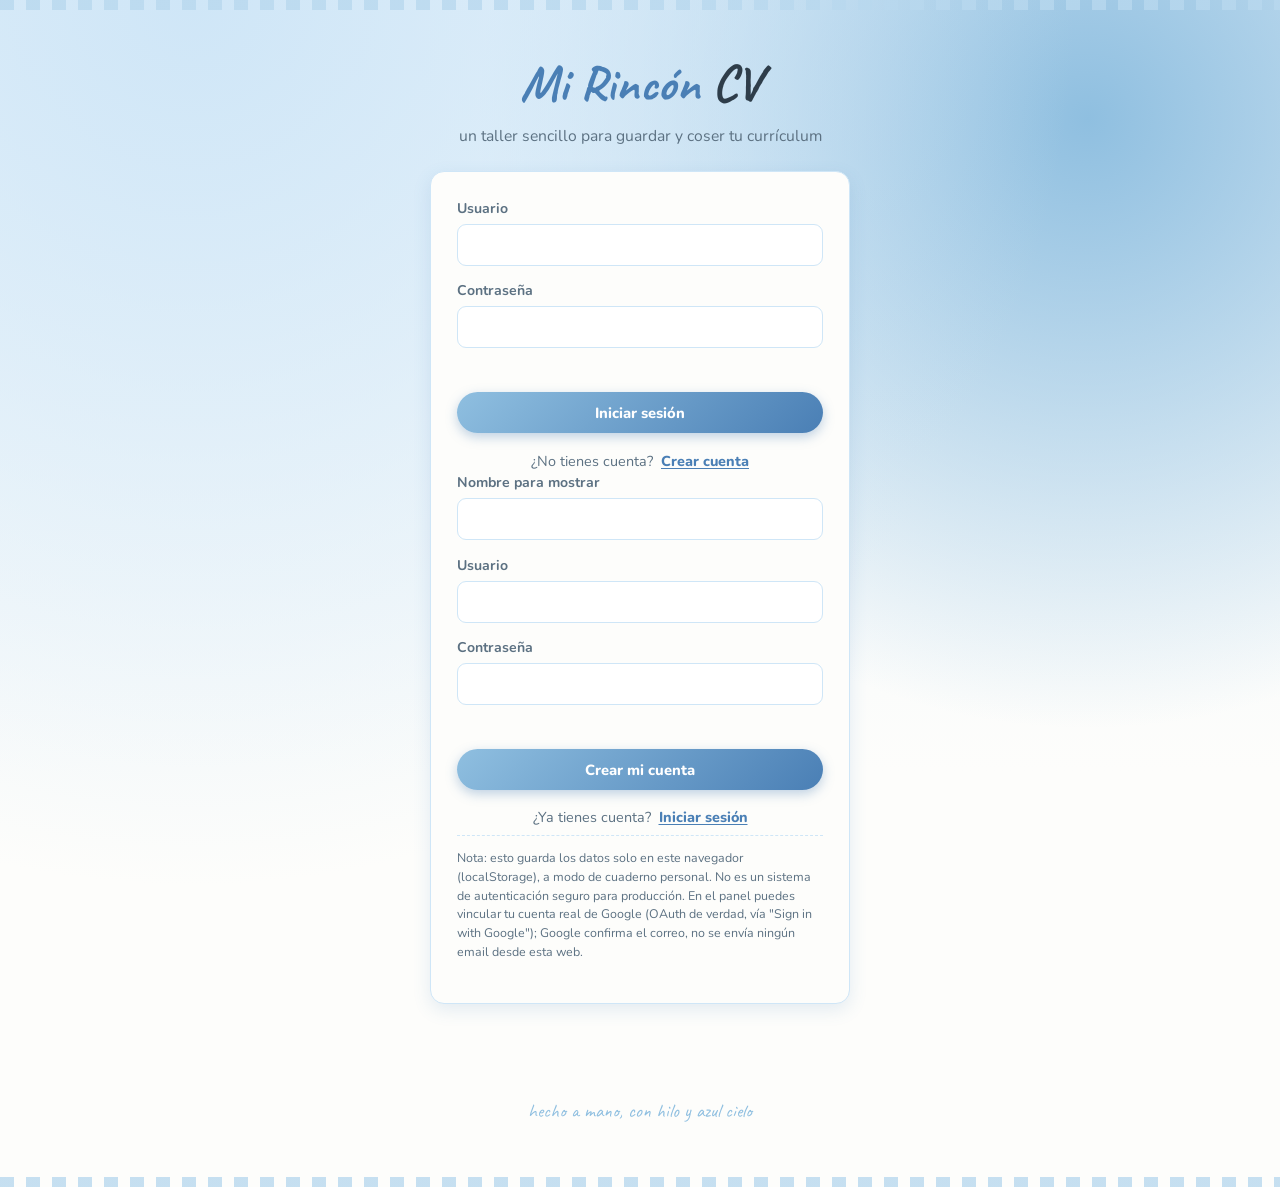
<file: index.html>
<!DOCTYPE html>
<html lang="es">
<head>
<meta charset="UTF-8">
<meta name="viewport" content="width=device-width, initial-scale=1.0">
<title>Mi Rincón CV · entrar</title>
<link rel="preconnect" href="https://fonts.googleapis.com">
<link href="https://fonts.googleapis.com/css2?family=Caveat:wght@600;700&family=Nunito:wght@400;600;700;800&display=swap" rel="stylesheet">
<link rel="stylesheet" href="styles.css">
</head>
<body>

<div class="hilo hilo-superior" aria-hidden="true"></div>

<!-- ===================== AUTENTICACIÓN (pantalla completa) ===================== -->
<div id="pantalla-auth" class="pantalla-auth">
  <div class="cabecera-auth">
    <h1 class="logo">Mi Rincón <span>CV</span></h1>
    <p class="subtitulo">un taller sencillo para guardar y coser tu currículum</p>
  </div>

  <section id="seccion-auth" class="tarjeta tarjeta-auth">
    <form id="form-login" class="formulario">
      <label>Usuario
        <input type="text" id="login-usuario" required autocomplete="username">
      </label>
      <label>Contraseña
        <input type="password" id="login-clave" required autocomplete="current-password">
      </label>
      <p class="mensaje" id="login-mensaje"></p>
      <button type="submit" class="btn btn-principal">Iniciar sesión</button>
      <p class="enlace-cambio">¿No tienes cuenta? <button type="button" id="link-ir-registro" class="btn-enlace">Crear cuenta</button></p>
    </form>

    <form id="form-registro" class="formulario" hidden>
      <label>Nombre para mostrar
        <input type="text" id="registro-nombre" required>
      </label>
      <label>Usuario
        <input type="text" id="registro-usuario" required autocomplete="username">
      </label>
      <label>Contraseña
        <input type="password" id="registro-clave" required autocomplete="new-password">
      </label>
      <p class="mensaje" id="registro-mensaje"></p>
      <button type="submit" class="btn btn-principal">Crear mi cuenta</button>
      <p class="enlace-cambio">¿Ya tienes cuenta? <button type="button" id="link-ir-login" class="btn-enlace">Iniciar sesión</button></p>
    </form>

    <p class="nota-privacidad">Nota: esto guarda los datos solo en este navegador (localStorage), a modo de cuaderno personal. No es un sistema de autenticación seguro para producción. En el panel puedes vincular tu cuenta real de Google (OAuth de verdad, vía "Sign in with Google"); Google confirma el correo, no se envía ningún email desde esta web.</p>
  </section>
</div>

<footer class="pie">
  <p>hecho a mano, con hilo y azul cielo</p>
</footer>

<div class="hilo hilo-inferior" aria-hidden="true"></div>

<script>
/* =========================================================
   Mi Rincón CV — pantalla de entrada
   Solo se encarga de login / registro. Al entrar, redirige
   a panel.html, que es donde vive el panel de monitoreo.
   ========================================================= */

const CLAVE_USUARIOS = 'cvartesano_usuarios';
const CLAVE_SESION = 'cvartesano_sesion';

/* ---------- almacenamiento ---------- */
function leerUsuarios(){
  try{ return JSON.parse(localStorage.getItem(CLAVE_USUARIOS)) || {}; }
  catch(e){ return {}; }
}
function guardarUsuarios(usuarios){
  localStorage.setItem(CLAVE_USUARIOS, JSON.stringify(usuarios));
}
function usuarioActual(){
  return localStorage.getItem(CLAVE_SESION);
}
function establecerSesion(nombreUsuario){
  localStorage.setItem(CLAVE_SESION, nombreUsuario);
}

/* hash muy simple, SOLO para no guardar la contraseña en texto plano
   dentro de este cuaderno local. No sustituye un backend real. */
function hashSimple(texto){
  let h = 0;
  for(let i=0;i<texto.length;i++){
    h = (h << 5) - h + texto.charCodeAt(i);
    h |= 0;
  }
  return String(h);
}

function usuarioVacio(nombreMostrado){
  return {
    nombreMostrado,
    clave: '',
    perfil: { nombre:'', email:'', telefono:'', ciudad:'', bio:'' },
    archivos: [], // {id, nombre, tipo, tamaño, fechaISO, dataUrl}
    borradorCV: null
  };
}

function mostrarMensaje(el, texto, tipo){
  el.textContent = texto;
  el.className = 'mensaje' + (tipo ? ' ' + tipo : '');
}

/* ---------- alternar entre iniciar sesión y crear cuenta ---------- */
function mostrarFormularioLogin(){
  document.getElementById('form-login').hidden = false;
  document.getElementById('form-registro').hidden = true;
}
function mostrarFormularioRegistro(){
  document.getElementById('form-login').hidden = true;
  document.getElementById('form-registro').hidden = false;
}
document.getElementById('link-ir-registro').addEventListener('click', mostrarFormularioRegistro);
document.getElementById('link-ir-login').addEventListener('click', mostrarFormularioLogin);

/* ---------- registro ---------- */
document.getElementById('form-registro').addEventListener('submit', (e)=>{
  e.preventDefault();
  const nombreMostrado = document.getElementById('registro-nombre').value.trim();
  const usuario = document.getElementById('registro-usuario').value.trim().toLowerCase();
  const clave = document.getElementById('registro-clave').value;
  const msg = document.getElementById('registro-mensaje');

  if(!nombreMostrado || !usuario || !clave){
    mostrarMensaje(msg, 'Rellena todos los campos.', 'error');
    return;
  }
  const usuarios = leerUsuarios();
  if(usuarios[usuario]){
    mostrarMensaje(msg, 'Ese nombre de usuario ya existe.', 'error');
    return;
  }
  const nuevo = usuarioVacio(nombreMostrado);
  nuevo.clave = hashSimple(clave);
  nuevo.perfil.nombre = nombreMostrado;
  usuarios[usuario] = nuevo;
  guardarUsuarios(usuarios);
  establecerSesion(usuario);
  mostrarMensaje(msg, '¡Cuenta creada! Entrando…', 'ok');
  irAlPanel();
});

/* ---------- login ---------- */
document.getElementById('form-login').addEventListener('submit', (e)=>{
  e.preventDefault();
  const usuario = document.getElementById('login-usuario').value.trim().toLowerCase();
  const clave = document.getElementById('login-clave').value;
  const msg = document.getElementById('login-mensaje');

  const usuarios = leerUsuarios();
  const registro = usuarios[usuario];
  if(!registro || registro.clave !== hashSimple(clave)){
    mostrarMensaje(msg, 'Usuario o contraseña incorrectos.', 'error');
    return;
  }
  establecerSesion(usuario);
  mostrarMensaje(msg, '', '');
  irAlPanel();
});

function irAlPanel(){
  window.location.href = 'panel.html';
}

/* ---------- arranque: si ya hay sesión, saltar directo al panel ---------- */
(function iniciar(){
  const usuario = usuarioActual();
  const usuarios = leerUsuarios();
  if(usuario && usuarios[usuario]){
    irAlPanel();
  }
})();
</script>
</body>
</html>
</file>
<file: styles.css>
/* =========================================================
   Mi Rincón CV — paleta azul claro a blanco, aire artesanal
   ========================================================= */

:root{
  --azul-profundo: #4a7fb5;
  --azul-medio: #8fbfe0;
  --azul-claro: #cfe6f7;
  --azul-niebla: #eaf4fb;
  --blanco-hueso: #fdfdfb;
  --tinta: #2e3d4a;
  --tinta-suave: #5c7182;
  --hilo-color: #b8d8ee;
  --sombra: 0 6px 18px rgba(74, 127, 181, 0.14);
  --radio: 14px;
  font-size: 16px;
}

*{ box-sizing: border-box; }

body{
  margin: 0;
  font-family: 'Nunito', sans-serif;
  color: var(--tinta);
  background:
    radial-gradient(circle at 15% 0%, var(--azul-claro), transparent 55%),
    radial-gradient(circle at 85% 10%, var(--azul-medio) 0%, transparent 40%),
    linear-gradient(180deg, var(--azul-niebla) 0%, var(--blanco-hueso) 65%);
  min-height: 100vh;
  line-height: 1.5;
}

/* hilo decorativo cosido arriba/abajo, gesto artesanal sencillo */
.hilo{
  height: 10px;
  background-image: repeating-linear-gradient(
    90deg, var(--hilo-color) 0 14px, transparent 14px 26px
  );
  opacity: .8;
}

/* ---------------- Pantalla de autenticación ---------------- */
.pantalla-auth{
  min-height: 100vh;
  display: flex;
  flex-direction: column;
  align-items: center;
  justify-content: center;
  padding: 2.2rem 1rem 3rem;
}

.cabecera-auth{ text-align: center; margin-bottom: 1.4rem; }

.logo{
  font-family: 'Caveat', cursive;
  font-size: 3.2rem;
  font-weight: 700;
  color: var(--azul-profundo);
  margin: 0;
}
.logo span{ color: var(--tinta); }

.subtitulo{
  margin: .2rem 0 0;
  color: var(--tinta-suave);
  font-size: .98rem;
}

.tarjeta-auth{ width: 100%; max-width: 420px; }

/* ---------------- Panel estilo monitoreo (tras iniciar sesión) ---------------- */
.panel-app{
  display: grid;
  grid-template-columns: 230px 1fr;
  min-height: 100vh;
}

/* --- Barra lateral de herramientas --- */
.barra-lateral{
  background: linear-gradient(180deg, #1e3a56, #295b82);
  color: #eaf4fb;
  display: flex;
  flex-direction: column;
  padding: 1.4rem 1rem;
  position: sticky;
  top: 0;
  height: 100vh;
}

.marca-lateral{
  display: flex;
  align-items: center;
  gap: .6rem;
  padding: .3rem .4rem 1.6rem;
  border-bottom: 1px solid rgba(255,255,255,.15);
  margin-bottom: 1.2rem;
}
.logo-mini{
  width: 34px;
  height: 34px;
  border-radius: 50%;
  background: var(--azul-claro);
  color: var(--azul-profundo);
  font-family: 'Caveat', cursive;
  font-weight: 700;
  font-size: 1.1rem;
  display: flex;
  align-items: center;
  justify-content: center;
  flex-shrink: 0;
}
.texto-marca{ font-family: 'Caveat', cursive; font-size: 1.3rem; }
.texto-marca em{ font-style: normal; color: var(--azul-claro); }

.nav-lateral{
  display: flex;
  flex-direction: column;
  gap: .35rem;
  flex: 1;
}

.item-nav{
  display: flex;
  align-items: center;
  gap: .7rem;
  background: transparent;
  border: none;
  border-radius: 10px;
  color: rgba(234,244,251,.82);
  font-family: inherit;
  font-weight: 700;
  font-size: .92rem;
  padding: .7rem .8rem;
  text-align: left;
  cursor: pointer;
  transition: background .12s ease, color .12s ease;
}
.item-nav:hover{ background: rgba(255,255,255,.08); color: #fff; }
.item-nav.activo{
  background: rgba(255,255,255,.14);
  color: #fff;
  box-shadow: inset 3px 0 0 var(--azul-claro);
}
.icono-nav{ font-size: 1.05rem; width: 1.2em; text-align: center; }

.btn-salir-lateral{
  background: transparent;
  border: 1px solid rgba(255,255,255,.25);
  color: rgba(234,244,251,.85);
  border-radius: 10px;
  padding: .6rem .8rem;
  font-family: inherit;
  font-weight: 700;
  font-size: .85rem;
  cursor: pointer;
  margin-top: 1rem;
}
.btn-salir-lateral:hover{ background: rgba(255,255,255,.1); color: #fff; }

/* --- Zona principal (topbar + contenido) --- */
.zona-principal{ display: flex; flex-direction: column; min-height: 100vh; }

.barra-superior{
  display: flex;
  align-items: center;
  justify-content: space-between;
  padding: 1rem 1.6rem;
  background: var(--blanco-hueso);
  border-bottom: 1px solid var(--azul-claro);
  position: sticky;
  top: 0;
  z-index: 5;
}
.barra-superior h2{
  margin: 0;
  font-size: 1.5rem;
}

.cuenta-superior{
  display: flex;
  align-items: center;
  gap: .8rem;
  position: relative;
}

.chip-gmail{
  display: flex;
  align-items: center;
  gap: .4rem;
  background: var(--azul-niebla);
  border: 1px solid var(--azul-claro);
  color: var(--azul-profundo);
  font-size: .78rem;
  font-weight: 700;
  padding: .35rem .7rem;
  border-radius: 999px;
  white-space: nowrap;
}
.punto-sync{
  width: 8px; height: 8px; border-radius: 50%;
  background: #2f8f5b;
  box-shadow: 0 0 0 3px rgba(47,143,91,.18);
  flex-shrink: 0;
}
.punto-sync-apagado{ background: #c98a3a; box-shadow: 0 0 0 3px rgba(201,138,58,.18); }

.avatar-cuenta{
  width: 40px;
  height: 40px;
  border-radius: 50%;
  border: none;
  background: linear-gradient(135deg, var(--azul-medio), var(--azul-profundo));
  color: #fff;
  font-weight: 800;
  font-size: .85rem;
  cursor: pointer;
  flex-shrink: 0;
}

.menu-cuenta{
  position: absolute;
  top: calc(100% + 10px);
  right: 0;
  background: #fff;
  border: 1px solid var(--azul-claro);
  border-radius: 12px;
  box-shadow: var(--sombra);
  padding: .9rem 1rem;
  min-width: 200px;
  display: flex;
  flex-direction: column;
  gap: .3rem;
  z-index: 10;
}
.menu-cuenta-nombre{ margin: 0; font-weight: 800; color: var(--tinta); }
.menu-cuenta-email{ margin: 0 0 .5rem; font-size: .82rem; color: var(--tinta-suave); word-break: break-all; }

.contenedor-google-btn{ display: flex; align-items: center; }
.aviso-google-config{
  font-size: .72rem;
  color: #b5545a;
  max-width: 160px;
  line-height: 1.2;
}

.menu-cuenta-google{
  display: flex;
  align-items: center;
  gap: .6rem;
  background: var(--azul-niebla);
  border: 1px solid var(--azul-claro);
  border-radius: 10px;
  padding: .5rem .6rem;
  margin-bottom: .5rem;
}
.menu-cuenta-google-foto{
  width: 34px;
  height: 34px;
  border-radius: 50%;
  object-fit: cover;
  flex-shrink: 0;
  background: var(--azul-claro);
}
.menu-cuenta-google-nombre{ margin: 0; font-size: .82rem; font-weight: 800; color: var(--tinta); }
.menu-cuenta-google-email{ margin: 0; font-size: .76rem; color: var(--tinta-suave); word-break: break-all; }

/* --- Contenido de las vistas --- */
.contenido-vistas{
  flex: 1;
  max-width: 760px;
  width: 100%;
  margin: 0 auto;
  padding: 1.6rem 1.4rem 3rem;
}

@media (max-width: 780px){
  .panel-app{ grid-template-columns: 1fr; }
  .barra-lateral{
    position: static;
    height: auto;
    flex-direction: row;
    align-items: center;
    overflow-x: auto;
    padding: .8rem .9rem;
  }
  .marca-lateral{ border-bottom: none; margin-bottom: 0; padding-bottom: 0; }
  .texto-marca{ display: none; }
  .nav-lateral{ flex-direction: row; flex: none; }
  .item-nav span:last-child{ display: none; }
  .btn-salir-lateral{ margin-top: 0; white-space: nowrap; }
  .chip-gmail .chip-texto{ display: none; }
}

.tarjeta{
  background: var(--blanco-hueso);
  border: 1px solid var(--azul-claro);
  border-radius: var(--radio);
  box-shadow: var(--sombra);
  padding: 1.6rem 1.6rem 1.8rem;
  margin-bottom: 1.6rem;
}

h2{
  font-family: 'Caveat', cursive;
  font-size: 1.9rem;
  color: var(--azul-profundo);
  margin-top: 0;
}
h3{
  font-size: 1.05rem;
  color: var(--tinta);
  border-top: 1px dashed var(--azul-claro);
  padding-top: 1rem;
}
.ayuda{ color: var(--tinta-suave); font-size: .9rem; margin-top: -.4rem;}

/* ---------------- Formularios ---------------- */
.formulario{ display: flex; flex-direction: column; gap: .9rem; }

.formulario-rejilla{
  display: grid;
  grid-template-columns: 1fr 1fr;
  gap: .9rem;
}
.formulario-rejilla .span-2{ grid-column: 1 / -1; }

label{
  display: flex;
  flex-direction: column;
  gap: .3rem;
  font-size: .88rem;
  font-weight: 700;
  color: var(--tinta-suave);
}

input, textarea{
  font-family: inherit;
  font-size: .96rem;
  padding: .6rem .7rem;
  border: 1.5px solid var(--azul-claro);
  border-radius: 9px;
  background: #fff;
  color: var(--tinta);
  resize: vertical;
}
input:focus, textarea:focus{
  outline: none;
  border-color: var(--azul-profundo);
  box-shadow: 0 0 0 3px rgba(74,127,181,.15);
}

fieldset{
  border: 1px dashed var(--azul-claro);
  border-radius: 12px;
  padding: 1rem 1rem 1.2rem;
  margin: 0;
}
legend{
  font-family: 'Caveat', cursive;
  font-size: 1.3rem;
  color: var(--azul-profundo);
  padding: 0 .4rem;
}

/* ---------------- Botones ---------------- */
.btn{
  font-family: inherit;
  font-weight: 800;
  font-size: .92rem;
  padding: .65rem 1.3rem;
  border-radius: 999px;
  border: none;
  cursor: pointer;
  transition: transform .12s ease, box-shadow .12s ease, opacity .12s ease;
}
.btn:hover{ transform: translateY(-1px); }
.btn:active{ transform: translateY(0); }

.btn-principal{
  background: linear-gradient(135deg, var(--azul-medio), var(--azul-profundo));
  color: #fff;
  box-shadow: 0 4px 12px rgba(74,127,181,.35);
}
.btn-secundario{
  background: var(--azul-niebla);
  color: var(--azul-profundo);
  border: 1.5px solid var(--azul-claro);
  align-self: flex-start;
}
.btn-fantasma{
  background: transparent;
  color: var(--azul-profundo);
  border: 1.5px solid var(--azul-medio);
}
.btn-quitar{
  background: none;
  border: none;
  color: #b5545a;
  font-weight: 700;
  font-size: .82rem;
  cursor: pointer;
  margin-top: .3rem;
}

/* ---------------- Autenticación ---------------- */
.pestañas-auth, .pestañas-app{
  display: flex;
  gap: .5rem;
  margin-bottom: 1.2rem;
  flex-wrap: wrap;
}
.pestaña-auth, .pestaña-app{
  font-family: inherit;
  font-weight: 800;
  font-size: .88rem;
  padding: .55rem 1.1rem;
  border-radius: 999px;
  border: 1.5px solid var(--azul-claro);
  background: #fff;
  color: var(--tinta-suave);
  cursor: pointer;
}
.pestaña-auth.activa, .pestaña-app.activa{
  background: var(--azul-profundo);
  border-color: var(--azul-profundo);
  color: #fff;
}

.nota-privacidad{
  font-size: .78rem;
  color: var(--tinta-suave);
  border-top: 1px dashed var(--azul-claro);
  padding-top: .8rem;
  margin-top: .4rem;
}

.mensaje{
  font-size: .86rem;
  min-height: 1.1em;
  margin: 0;
}
.mensaje.error{ color: #b5545a; }
.mensaje.ok{ color: #2f8f5b; }

.enlace-cambio{
  text-align: center;
  font-size: .9rem;
  color: var(--tinta-suave);
  margin: .2rem 0 0;
}
.btn-enlace{
  background: none;
  border: none;
  padding: 0;
  margin-left: .25rem;
  font-family: inherit;
  font-weight: 800;
  font-size: .9rem;
  color: var(--azul-profundo);
  cursor: pointer;
  text-decoration: underline;
  text-underline-offset: 2px;
}
.btn-enlace:hover{ color: var(--azul-medio); }

/* ---------------- Subida de archivos ---------------- */
.zona-subida{
  display: flex;
  align-items: center;
  justify-content: center;
  padding: 1.6rem;
  border: 2px dashed var(--azul-medio);
  border-radius: var(--radio);
  background: var(--azul-niebla);
  color: var(--azul-profundo);
  font-weight: 700;
  cursor: pointer;
  text-align: center;
}
.zona-subida input{ display: none; }

.lista-archivos{
  list-style: none;
  padding: 0;
  margin: .6rem 0 0;
  display: flex;
  flex-direction: column;
  gap: .6rem;
}
.lista-archivos li{
  display: flex;
  justify-content: space-between;
  align-items: center;
  background: var(--azul-niebla);
  border: 1px solid var(--azul-claro);
  border-radius: 10px;
  padding: .6rem .9rem;
  font-size: .88rem;
  gap: .6rem;
}
.lista-archivos li .acciones-archivo{
  display: flex;
  gap: .6rem;
  flex-shrink: 0;
}
.lista-archivos a{ color: var(--azul-profundo); font-weight: 700; text-decoration: none; }
.lista-archivos button{
  background: none; border: none; color: #b5545a; cursor: pointer; font-weight: 700;
}

/* ---------------- Entradas dinámicas (experiencia/educación) ---------------- */
.lista-dinamica{ display: flex; flex-direction: column; gap: 1rem; }
.entrada-dinamica{
  background: var(--azul-niebla);
  border-radius: 10px;
  padding: .9rem;
  border: 1px solid var(--azul-claro);
}

.acciones-cv{
  display: flex;
  gap: .8rem;
  flex-wrap: wrap;
  padding-top: .6rem;
}

.etiqueta-foto{ margin-top: .9rem; }
.zona-foto{
  display: flex;
  align-items: center;
  gap: 1rem;
  flex-wrap: wrap;
}
.vista-previa-foto{
  width: 74px;
  height: 74px;
  border-radius: 50%;
  border: 2px dashed var(--azul-medio);
  background: var(--azul-niebla);
  color: var(--tinta-suave);
  font-size: .7rem;
  font-weight: 600;
  display: flex;
  align-items: center;
  justify-content: center;
  text-align: center;
  overflow: hidden;
  flex-shrink: 0;
}
.vista-previa-foto img{
  width: 100%;
  height: 100%;
  object-fit: cover;
}
.controles-foto{
  display: flex;
  flex-direction: column;
  gap: .4rem;
  align-items: flex-start;
}
.btn-pequeño{
  padding: .35rem .8rem;
  font-size: .78rem;
}

/* ---------------- Pie ---------------- */
.pie{
  text-align: center;
  font-family: 'Caveat', cursive;
  font-size: 1.2rem;
  color: var(--azul-medio);
  padding-bottom: 2rem;
}

@media (max-width: 560px){
  .formulario-rejilla{ grid-template-columns: 1fr; }
  .logo{ font-size: 2.5rem; }
}
</file>
